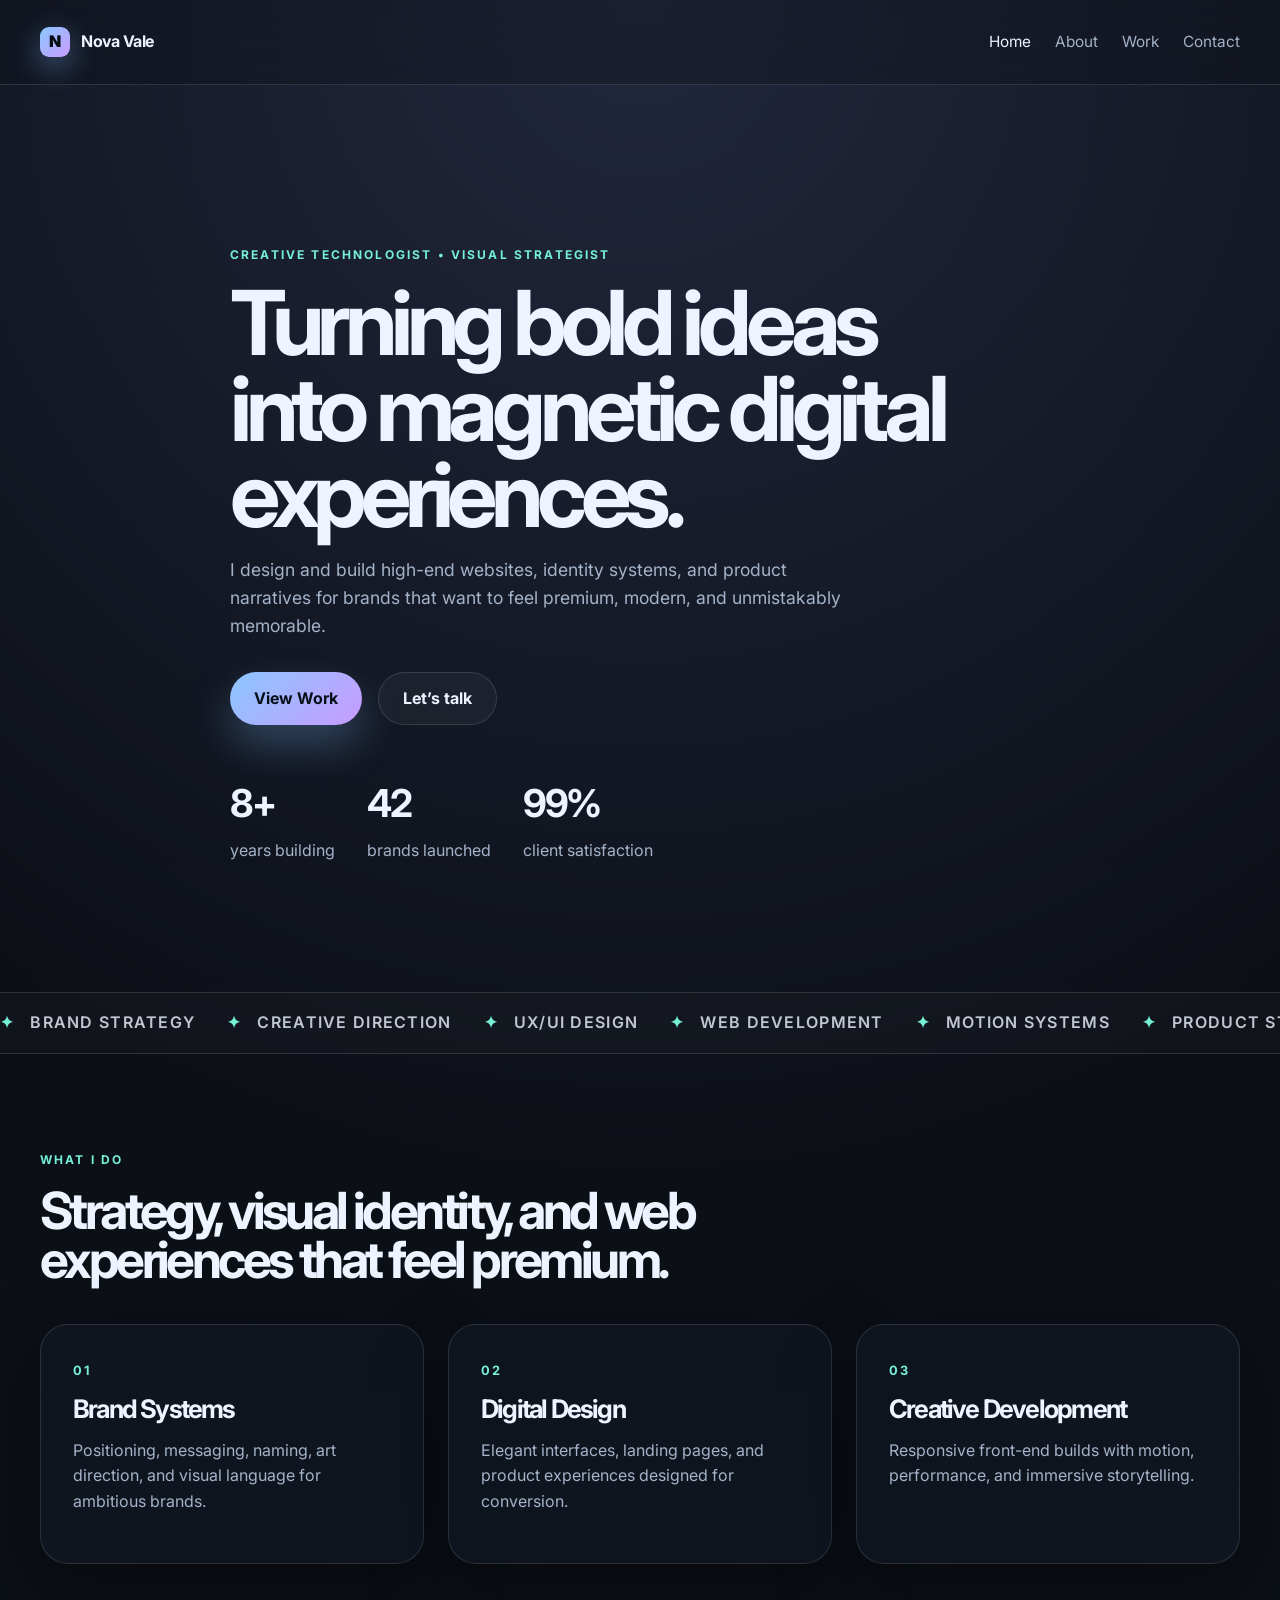
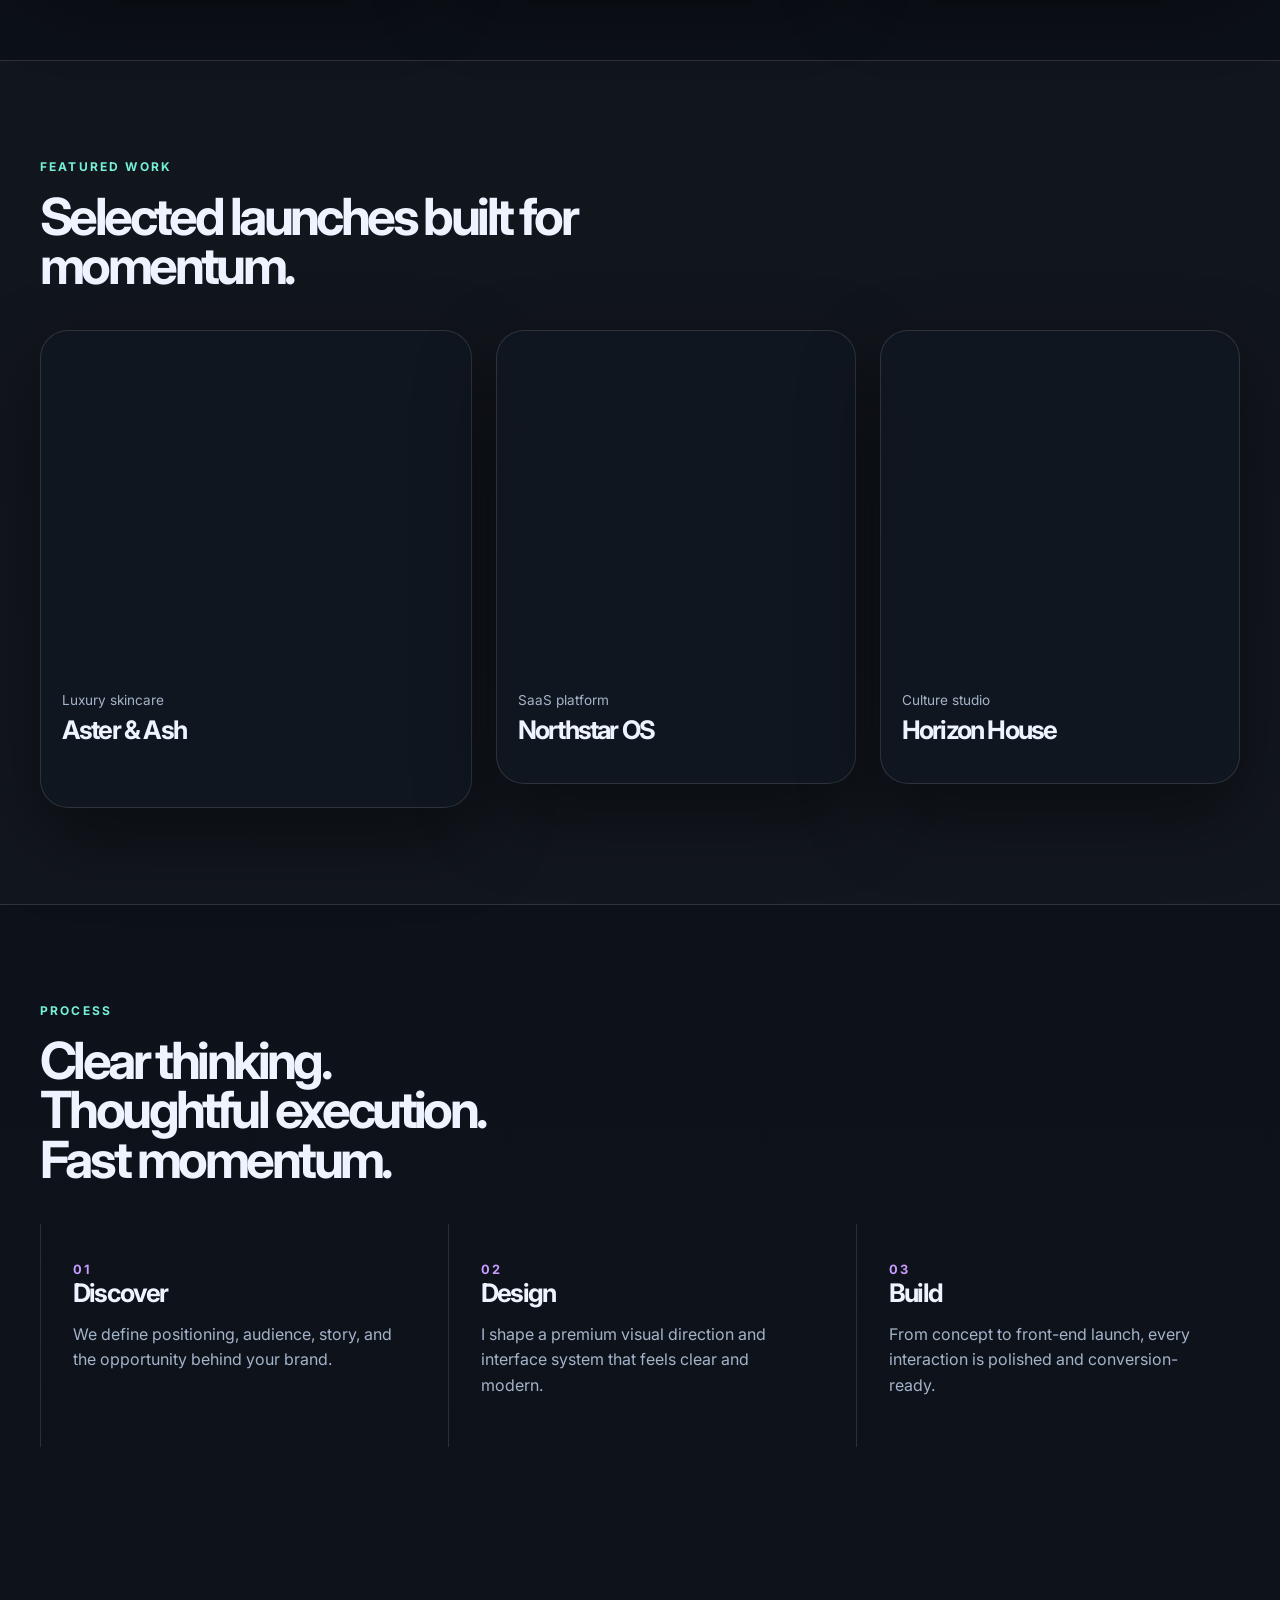
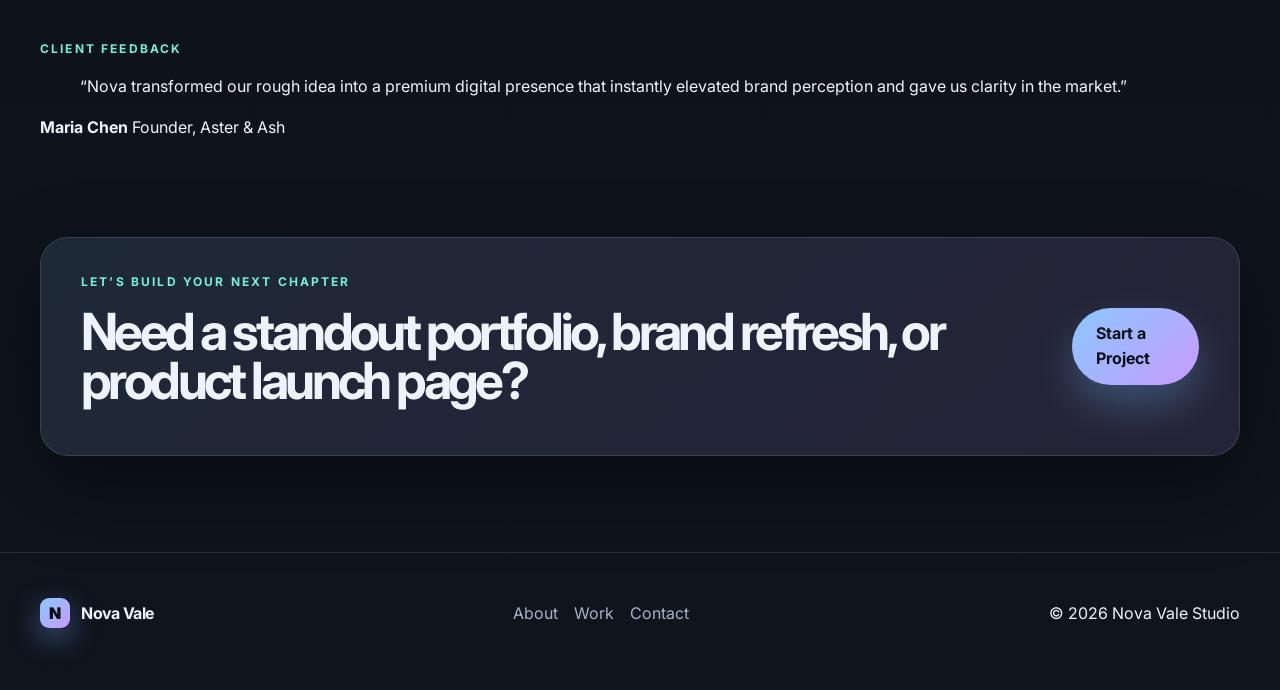
<file: index.html>
<!DOCTYPE html>
<html lang="en">
  <head>
    <meta charset="UTF-8" />
    <meta name="viewport" content="width=device-width, initial-scale=1.0" />
    <title>Nova Vale | Portfolio</title>
    <meta
      name="description"
      content="Modern personal portfolio website for a creative developer and visual storyteller."
    />
    <link rel="preconnect" href="https://fonts.googleapis.com" />
    <link rel="preconnect" href="https://fonts.gstatic.com" crossorigin />
    <link
      href="https://fonts.googleapis.com/css2?family=Inter:wght@400;500;600;700;800;900&display=swap"
      rel="stylesheet"
    />
    <link rel="stylesheet" href="style.css" />
  </head>
  <body>
    <header class="site-header">
      <nav class="nav container">
        <a href="index.html" class="brand" aria-label="Nova Vale home">
          <span class="brand-mark">N</span>
          <span>Nova Vale</span>
        </a>

        <button class="nav-toggle" aria-label="Toggle menu">
          <span></span>
          <span></span>
          <span></span>
        </button>

        <div class="nav-links">
          <a href="index.html" class="active">Home</a>
          <a href="about.html">About</a>
          <a href="work.html">Work</a>
          <a href="contact.html">Contact</a>
        </div>
      </nav>
    </header>

    <main>
      <section class="hero section">
        <div class="hero-bg parallax-bg"></div>
        <div class="hero-glow"></div>
        <div class="container hero-content reveal">
          <p class="eyebrow">Creative technologist • visual strategist</p>
          <h1>Turning bold ideas into magnetic digital experiences.</h1>
          <p class="lead">
            I design and build high-end websites, identity systems, and product narratives for brands
            that want to feel premium, modern, and unmistakably memorable.
          </p>

          <div class="cta-group">
            <a href="work.html" class="button primary">View Work</a>
            <a href="contact.html" class="button secondary">Let’s talk</a>
          </div>

          <div class="hero-stats">
            <div>
              <strong>8+</strong>
              <span>years building</span>
            </div>
            <div>
              <strong>42</strong>
              <span>brands launched</span>
            </div>
            <div>
              <strong>99%</strong>
              <span>client satisfaction</span>
            </div>
          </div>
        </div>
      </section>

      <div class="marquee-wrap">
        <div class="marquee">
          <span>Brand strategy</span>
          <span>Creative direction</span>
          <span>UX/UI design</span>
          <span>Web development</span>
          <span>Motion systems</span>
          <span>Product storytelling</span>
        </div>
      </div>

      <section class="section container reveal">
        <div class="section-heading">
          <p class="eyebrow">What I do</p>
          <h2>Strategy, visual identity, and web experiences that feel premium.</h2>
        </div>

        <div class="feature-grid">
          <article class="feature-card">
            <span class="feature-number">01</span>
            <h3>Brand Systems</h3>
            <p>Positioning, messaging, naming, art direction, and visual language for ambitious brands.</p>
          </article>
          <article class="feature-card">
            <span class="feature-number">02</span>
            <h3>Digital Design</h3>
            <p>Elegant interfaces, landing pages, and product experiences designed for conversion.</p>
          </article>
          <article class="feature-card">
            <span class="feature-number">03</span>
            <h3>Creative Development</h3>
            <p>Responsive front-end builds with motion, performance, and immersive storytelling.</p>
          </article>
        </div>
      </section>

      <section class="section showcase">
        <div class="container reveal">
          <div class="section-heading">
            <p class="eyebrow">Featured work</p>
            <h2>Selected launches built for momentum.</h2>
          </div>

          <div class="showcase-grid">
            <article class="project-card large card--one">
              <div class="project-media media-one"></div>
              <div class="project-copy">
                <p>Luxury skincare</p>
                <h3>Aster & Ash</h3>
              </div>
            </article>

            <article class="project-card card--two">
              <div class="project-media media-two"></div>
              <div class="project-copy">
                <p>SaaS platform</p>
                <h3>Northstar OS</h3>
              </div>
            </article>

            <article class="project-card card--three">
              <div class="project-media media-three"></div>
              <div class="project-copy">
                <p>Culture studio</p>
                <h3>Horizon House</h3>
              </div>
            </article>
          </div>
        </div>
      </section>

      <section class="section container reveal">
        <div class="section-heading narrow">
          <p class="eyebrow">Process</p>
          <h2>Clear thinking. Thoughtful execution. Fast momentum.</h2>
        </div>

        <div class="timeline">
          <div class="timeline-item">
            <span>01</span>
            <h3>Discover</h3>
            <p>We define positioning, audience, story, and the opportunity behind your brand.</p>
          </div>
          <div class="timeline-item">
            <span>02</span>
            <h3>Design</h3>
            <p>I shape a premium visual direction and interface system that feels clear and modern.</p>
          </div>
          <div class="timeline-item">
            <span>03</span>
            <h3>Build</h3>
            <p>From concept to front-end launch, every interaction is polished and conversion-ready.</p>
          </div>
        </div>
      </section>

      <section class="section container reveal">
        <div class="testimonial-box">
          <p class="eyebrow">Client feedback</p>
          <blockquote>
            “Nova transformed our rough idea into a premium digital presence that instantly elevated
            brand perception and gave us clarity in the market.”
          </blockquote>
          <div class="person">
            <strong>Maria Chen</strong>
            <span>Founder, Aster & Ash</span>
          </div>
        </div>
      </section>

      <section class="cta-banner section">
        <div class="container banner-inner reveal">
          <div>
            <p class="eyebrow">Let’s build your next chapter</p>
            <h2>Need a standout portfolio, brand refresh, or product launch page?</h2>
          </div>
          <a href="contact.html" class="button primary">Start a Project</a>
        </div>
      </section>
    </main>

    <footer class="site-footer">
      <div class="container footer-inner">
        <div>
          <a href="index.html" class="brand">
            <span class="brand-mark">N</span>
            <span>Nova Vale</span>
          </a>
        </div>
        <div class="footer-links">
          <a href="about.html">About</a>
          <a href="work.html">Work</a>
          <a href="contact.html">Contact</a>
        </div>
        <p>© 2026 Nova Vale Studio</p>
      </div>
    </footer>

    <script src="script.js"></script>
  </body>
</html>
</file>
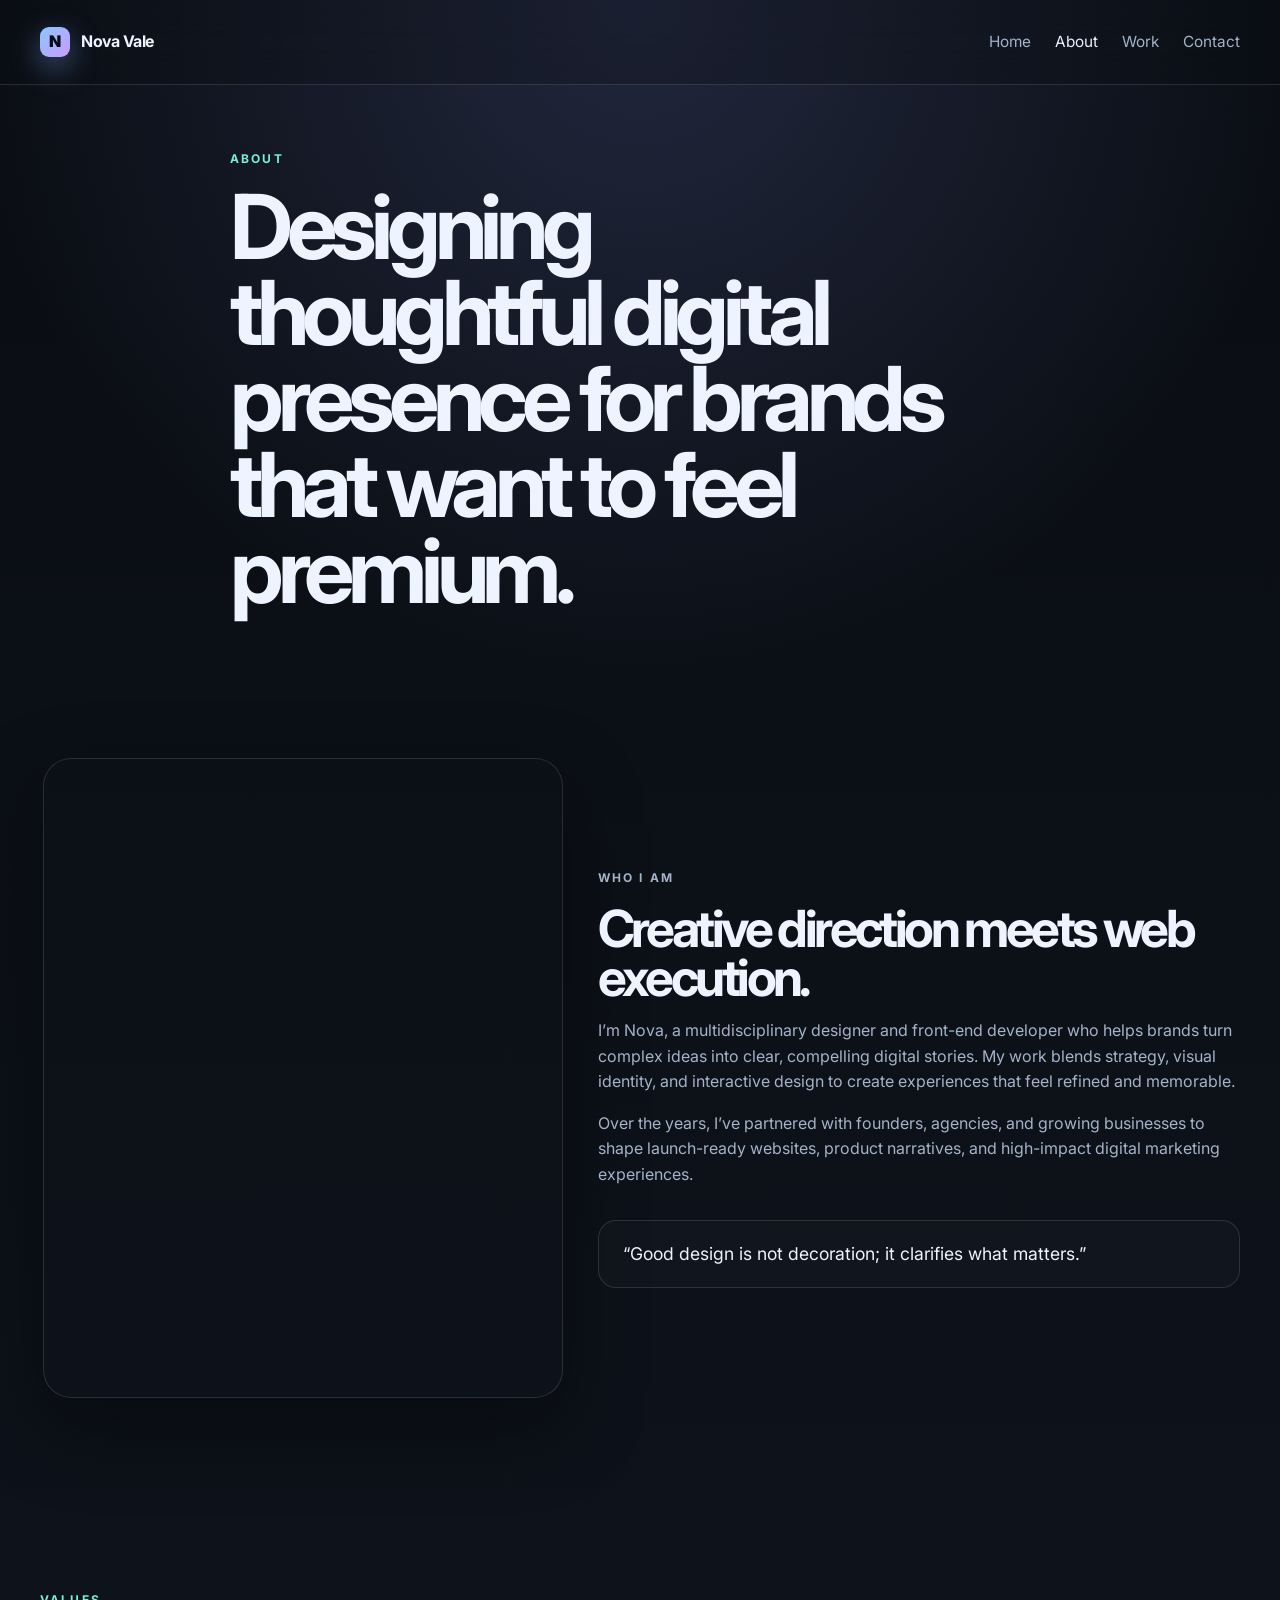
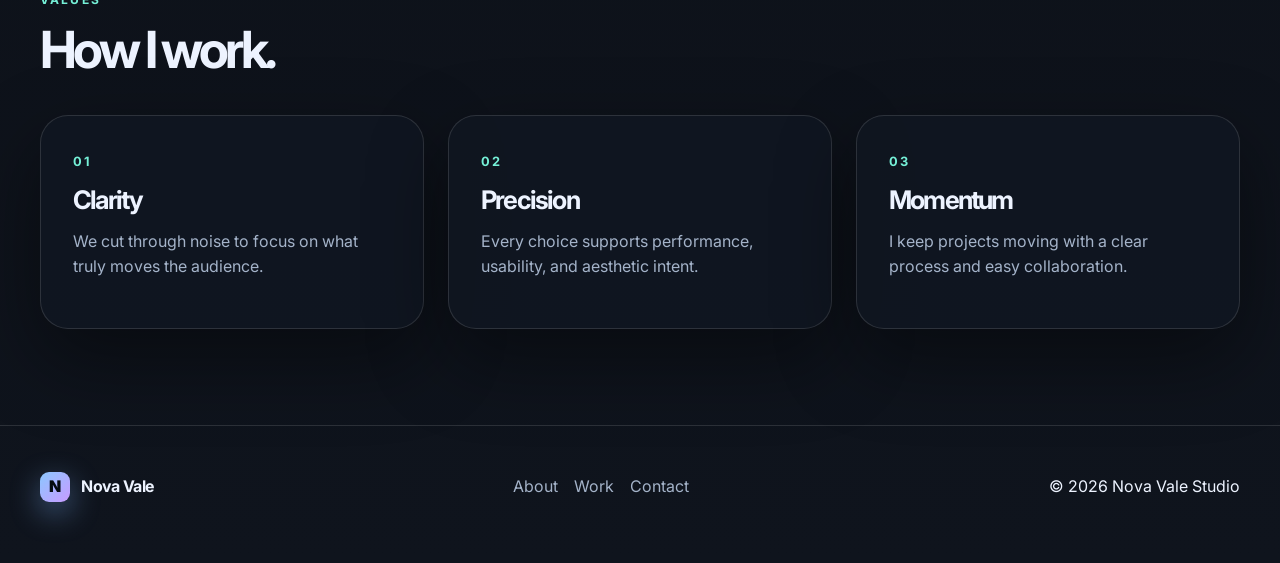
<file: about.html>
<!DOCTYPE html>
<html lang="en">
  <head>
    <meta charset="UTF-8" />
    <meta name="viewport" content="width=device-width, initial-scale=1.0" />
    <title>About | Nova Vale</title>
    <meta name="description" content="About Nova Vale, a strategic creative developer focused on storytelling and modern digital experiences." />
    <link rel="preconnect" href="https://fonts.googleapis.com" />
    <link rel="preconnect" href="https://fonts.gstatic.com" crossorigin />
    <link href="https://fonts.googleapis.com/css2?family=Inter:wght@400;500;600;700;800;900&display=swap" rel="stylesheet" />
    <link rel="stylesheet" href="style.css" />
  </head>
  <body>
    <div class="page-shell interior-page">
      <header class="site-header">
        <nav class="nav container">
          <a href="index.html" class="brand">
            <span class="brand-mark">N</span>
            <span>Nova Vale</span>
          </a>

          <button class="nav-toggle" aria-label="Toggle menu">
            <span></span>
            <span></span>
            <span></span>
          </button>

          <div class="nav-links">
            <a href="index.html">Home</a>
            <a href="about.html" class="active">About</a>
            <a href="work.html">Work</a>
            <a href="contact.html">Contact</a>
          </div>
        </nav>
      </header>

      <main>
        <section class="page-hero small-hero">
          <div class="page-hero-bg parallax-bg"></div>
          <div class="container hero-content reveal">
            <p class="eyebrow">About</p>
            <h1>Designing thoughtful digital presence for brands that want to feel premium.</h1>
          </div>
        </section>

        <section class="container about-grid section reveal">
          <div class="portrait-block">
            <div class="portrait"></div>
          </div>
          <div class="about-copy">
            <p class="eyebrow">Who I am</p>
            <h2>Creative direction meets web execution.</h2>
            <p>
              I’m Nova, a multidisciplinary designer and front-end developer who helps brands turn
              complex ideas into clear, compelling digital stories. My work blends strategy,
              visual identity, and interactive design to create experiences that feel refined and
              memorable.
            </p>
            <p>
              Over the years, I’ve partnered with founders, agencies, and growing businesses to shape
              launch-ready websites, product narratives, and high-impact digital marketing experiences.
            </p>
            <div class="quote-box">
              “Good design is not decoration; it clarifies what matters.”
            </div>
          </div>
        </section>

        <section class="container section reveal">
          <div class="section-heading narrow">
            <p class="eyebrow">Values</p>
            <h2>How I work.</h2>
          </div>

          <div class="feature-grid values-grid">
            <article class="feature-card">
              <span class="feature-number">01</span>
              <h3>Clarity</h3>
              <p>We cut through noise to focus on what truly moves the audience.</p>
            </article>
            <article class="feature-card">
              <span class="feature-number">02</span>
              <h3>Precision</h3>
              <p>Every choice supports performance, usability, and aesthetic intent.</p>
            </article>
            <article class="feature-card">
              <span class="feature-number">03</span>
              <h3>Momentum</h3>
              <p>I keep projects moving with a clear process and easy collaboration.</p>
            </article>
          </div>
        </section>
      </main>

      <footer class="site-footer">
        <div class="container footer-inner">
          <div>
            <a href="index.html" class="brand">
              <span class="brand-mark">N</span>
              <span>Nova Vale</span>
            </a>
          </div>
          <div class="footer-links">
            <a href="about.html">About</a>
            <a href="work.html">Work</a>
            <a href="contact.html">Contact</a>
          </div>
          <p>© 2026 Nova Vale Studio</p>
        </div>
      </footer>
    </div>

    <script src="script.js"></script>
  </body>
</html>
</file>
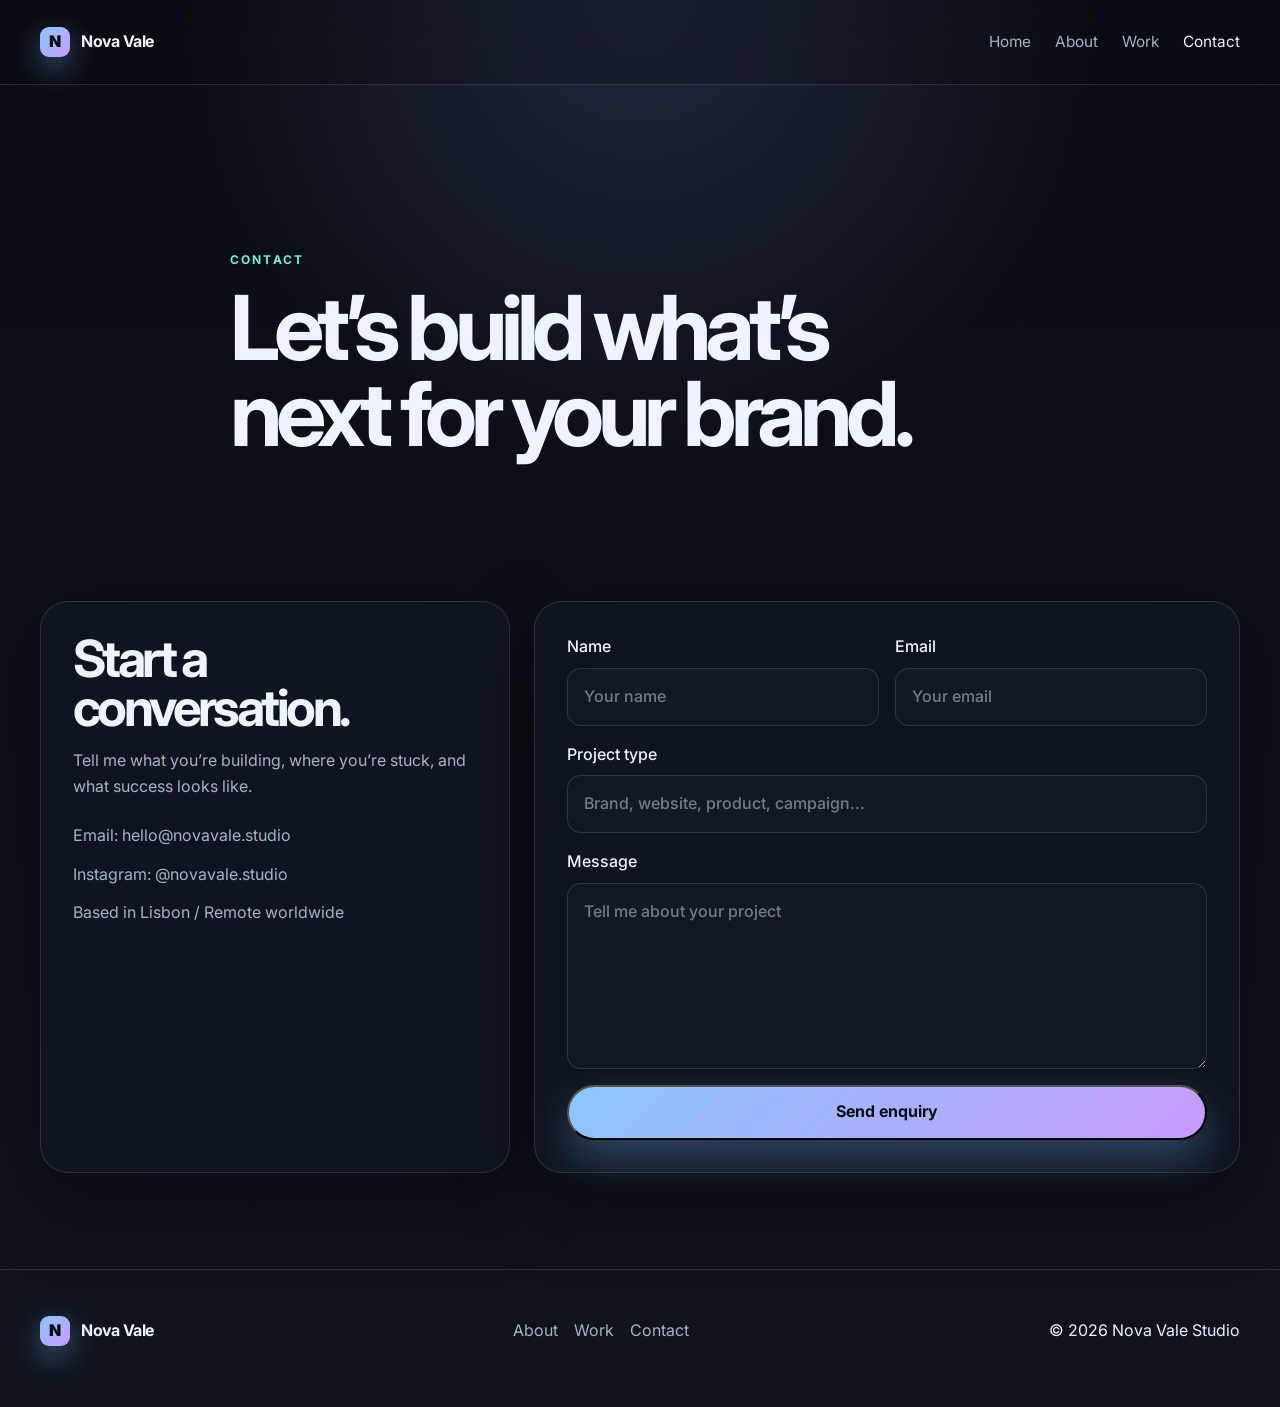
<file: contact.html>
<!DOCTYPE html>
<html lang="en">
  <head>
    <meta charset="UTF-8" />
    <meta name="viewport" content="width=device-width, initial-scale=1.0" />
    <title>Contact | Nova Vale</title>
    <meta name="description" content="Get in touch with Nova Vale to discuss a brand or digital project." />
    <link rel="preconnect" href="https://fonts.googleapis.com" />
    <link rel="preconnect" href="https://fonts.gstatic.com" crossorigin />
    <link href="https://fonts.googleapis.com/css2?family=Inter:wght@400;500;600;700;800;900&display=swap" rel="stylesheet" />
    <link rel="stylesheet" href="style.css" />
  </head>
  <body>
    <div class="page-shell interior-page">
      <header class="site-header">
        <nav class="nav container">
          <a href="index.html" class="brand">
            <span class="brand-mark">N</span>
            <span>Nova Vale</span>
          </a>

          <button class="nav-toggle" aria-label="Toggle menu">
            <span></span>
            <span></span>
            <span></span>
          </button>

          <div class="nav-links">
            <a href="index.html">Home</a>
            <a href="about.html">About</a>
            <a href="work.html">Work</a>
            <a href="contact.html" class="active">Contact</a>
          </div>
        </nav>
      </header>

      <main>
        <section class="page-hero small-hero contact-hero">
          <div class="page-hero-bg parallax-bg"></div>
          <div class="container hero-content reveal">
            <p class="eyebrow">Contact</p>
            <h1>Let’s build what’s next for your brand.</h1>
          </div>
        </section>

        <section class="container contact-wrap section reveal">
          <div class="contact-card">
            <h2>Start a conversation.</h2>
            <p>Tell me what you’re building, where you’re stuck, and what success looks like.</p>
            <ul class="contact-list">
              <li>Email: hello@novavale.studio</li>
              <li>Instagram: @novavale.studio</li>
              <li>Based in Lisbon / Remote worldwide</li>
            </ul>
          </div>

          <form class="contact-form">
            <div class="field-row">
              <label>
                Name
                <input type="text" placeholder="Your name" />
              </label>
              <label>
                Email
                <input type="email" placeholder="Your email" />
              </label>
            </div>
            <label>
              Project type
              <input type="text" placeholder="Brand, website, product, campaign..." />
            </label>
            <label>
              Message
              <textarea rows="6" placeholder="Tell me about your project"></textarea>
            </label>
            <button type="submit" class="button primary">Send enquiry</button>
          </form>
        </section>
      </main>

      <footer class="site-footer">
        <div class="container footer-inner">
          <div>
            <a href="index.html" class="brand">
              <span class="brand-mark">N</span>
              <span>Nova Vale</span>
            </a>
          </div>
          <div class="footer-links">
            <a href="about.html">About</a>
            <a href="work.html">Work</a>
            <a href="contact.html">Contact</a>
          </div>
          <p>© 2026 Nova Vale Studio</p>
        </div>
      </footer>
    </div>

    <script src="script.js"></script>
  </body>
</html>
</file>
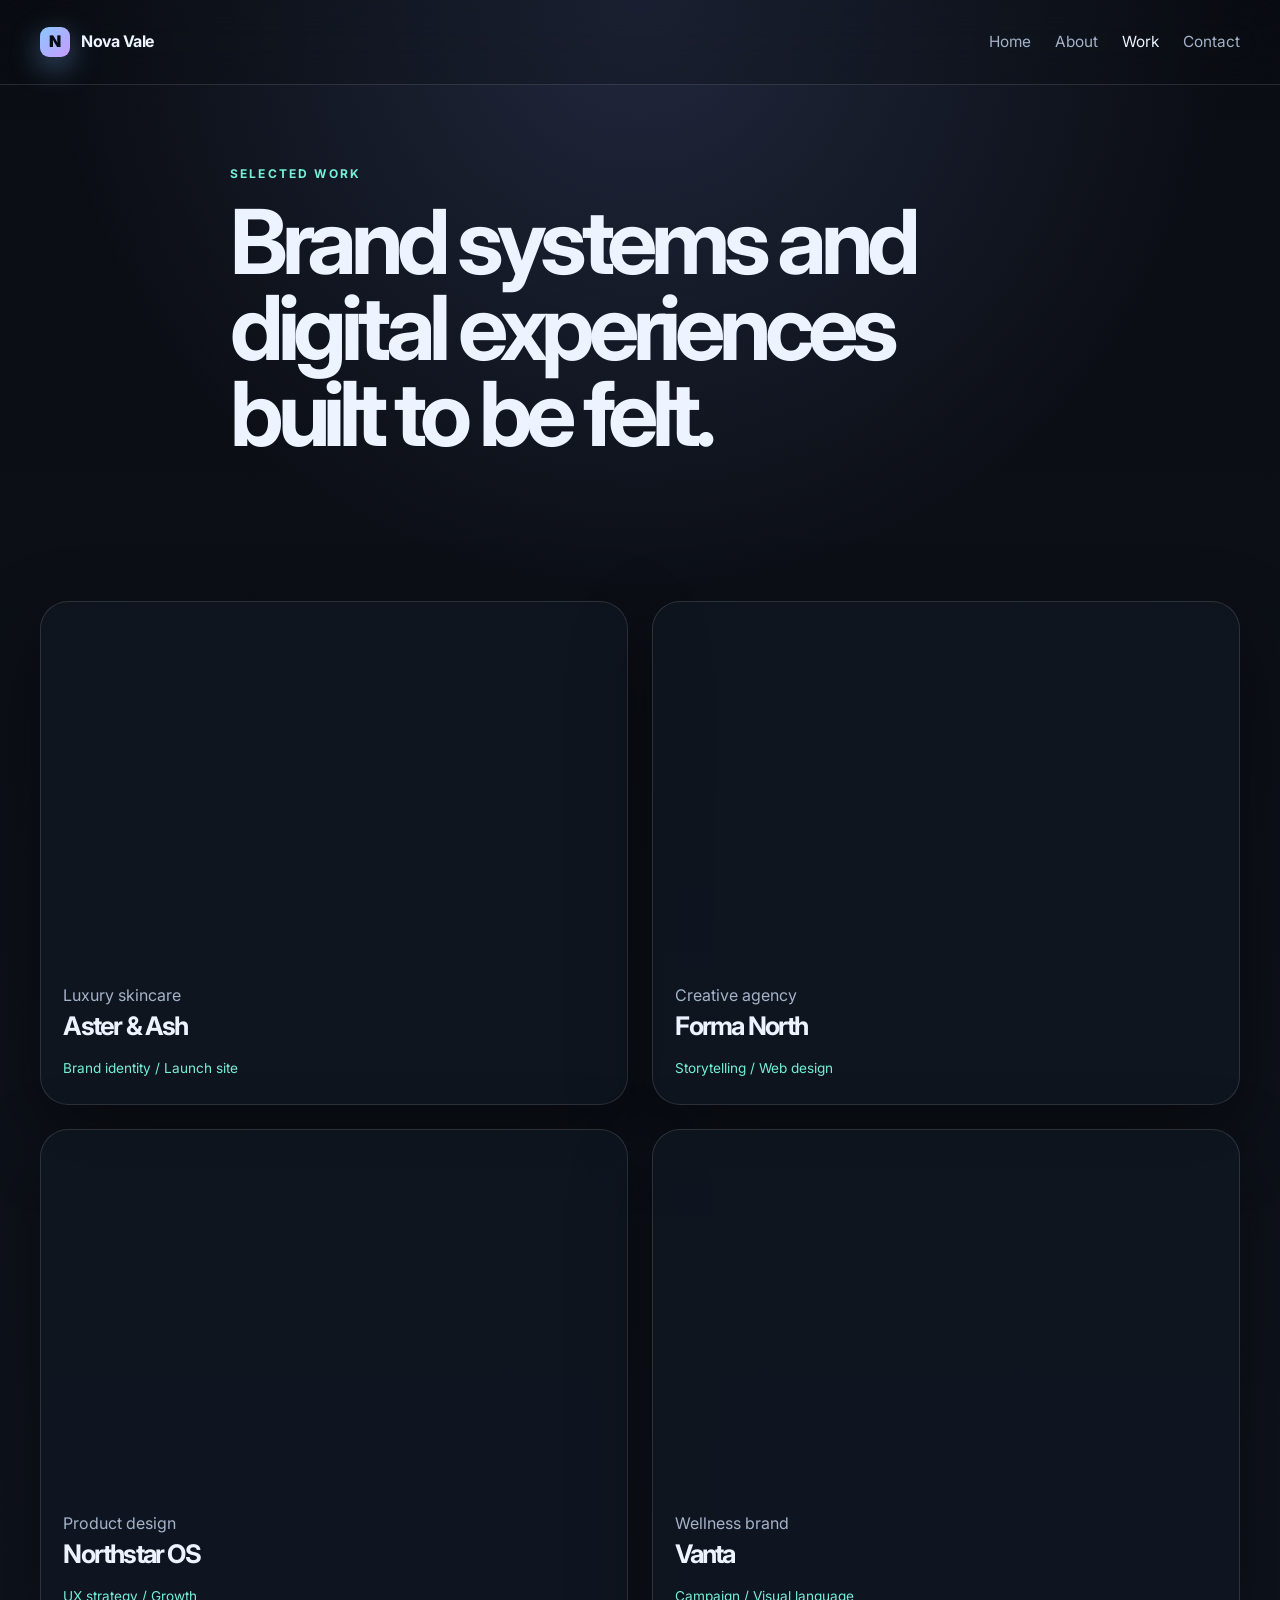
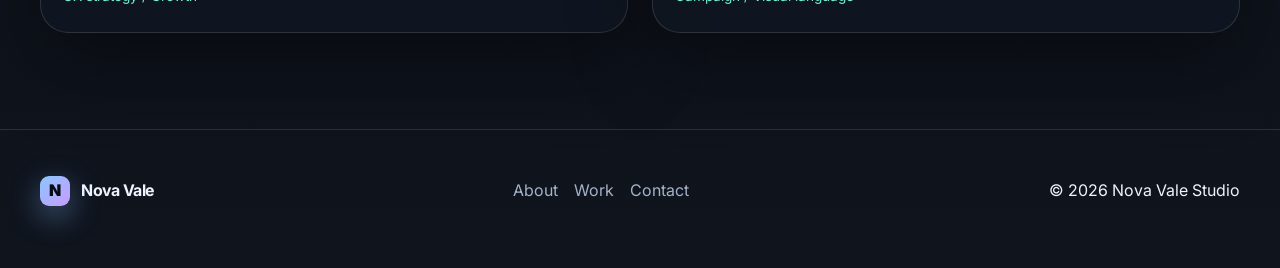
<file: work.html>
<!DOCTYPE html>
<html lang="en">
  <head>
    <meta charset="UTF-8" />
    <meta name="viewport" content="width=device-width, initial-scale=1.0" />
    <title>Work | Nova Vale</title>
    <meta name="description" content="A selection of Nova Vale's digital brand and web design work." />
    <link rel="preconnect" href="https://fonts.googleapis.com" />
    <link rel="preconnect" href="https://fonts.gstatic.com" crossorigin />
    <link href="https://fonts.googleapis.com/css2?family=Inter:wght@400;500;600;700;800;900&display=swap" rel="stylesheet" />
    <link rel="stylesheet" href="style.css" />
  </head>
  <body>
    <div class="page-shell interior-page">
      <header class="site-header">
        <nav class="nav container">
          <a href="index.html" class="brand">
            <span class="brand-mark">N</span>
            <span>Nova Vale</span>
          </a>

          <button class="nav-toggle" aria-label="Toggle menu">
            <span></span>
            <span></span>
            <span></span>
          </button>

          <div class="nav-links">
            <a href="index.html">Home</a>
            <a href="about.html">About</a>
            <a href="work.html" class="active">Work</a>
            <a href="contact.html">Contact</a>
          </div>
        </nav>
      </header>

      <main>
        <section class="page-hero small-hero work-hero">
          <div class="page-hero-bg parallax-bg"></div>
          <div class="container hero-content reveal">
            <p class="eyebrow">Selected work</p>
            <h1>Brand systems and digital experiences built to be felt.</h1>
          </div>
        </section>

        <section class="container section reveal">
          <div class="case-grid">
            <article class="case-card">
              <div class="case-image case-one"></div>
              <div class="case-copy">
                <p>Luxury skincare</p>
                <h3>Aster & Ash</h3>
                <span>Brand identity / Launch site</span>
              </div>
            </article>

            <article class="case-card">
              <div class="case-image case-two"></div>
              <div class="case-copy">
                <p>Creative agency</p>
                <h3>Forma North</h3>
                <span>Storytelling / Web design</span>
              </div>
            </article>

            <article class="case-card">
              <div class="case-image case-three"></div>
              <div class="case-copy">
                <p>Product design</p>
                <h3>Northstar OS</h3>
                <span>UX strategy / Growth</span>
              </div>
            </article>

            <article class="case-card">
              <div class="case-image case-four"></div>
              <div class="case-copy">
                <p>Wellness brand</p>
                <h3>Vanta</h3>
                <span>Campaign / Visual language</span>
              </div>
            </article>
          </div>
        </section>
      </main>

      <footer class="site-footer">
        <div class="container footer-inner">
          <div>
            <a href="index.html" class="brand">
              <span class="brand-mark">N</span>
              <span>Nova Vale</span>
            </a>
          </div>
          <div class="footer-links">
            <a href="about.html">About</a>
            <a href="work.html">Work</a>
            <a href="contact.html">Contact</a>
          </div>
          <p>© 2026 Nova Vale Studio</p>
        </div>
      </footer>
    </div>

    <script src="script.js"></script>
  </body>
</html>
</file>
<file: style.css>
:root {
  --bg: #0b0d12;
  --bg-soft: #111722;
  --panel: rgba(14, 17, 24, 0.7);
  --card: #121b2b;
  --surface: #1a2438;
  --text: #edf3ff;
  --muted: #a4b3c9;
  --line: rgba(255, 255, 255, 0.12);
  --accent: #8bc7ff;
  --accent-2: #c89bff;
  --accent-3: #75f0d7;
  --shadow: 0 30px 80px rgba(0, 0, 0, 0.42);
  --container: 1200px;
}

* {
  box-sizing: border-box;
}

html {
  scroll-behavior: smooth;
}

body {
  margin: 0;
  font-family: "Inter", sans-serif;
  background:
    radial-gradient(circle at top, rgba(140, 160, 255, 0.18), transparent 30%),
    linear-gradient(180deg, #0a0d13 0%, #0f141d 100%);
  color: var(--text);
  line-height: 1.6;
}

a {
  color: inherit;
  text-decoration: none;
}

img {
  max-width: 100%;
  display: block;
}

button,
input,
textarea {
  font: inherit;
}

.page-shell {
  min-height: 100vh;
}

.container {
  width: min(var(--container), calc(100% - 2rem));
  margin: 0 auto;
}

.section {
  padding: 6rem 0;
}

.site-header {
  position: sticky;
  top: 0;
  z-index: 40;
  backdrop-filter: blur(18px);
  background: rgba(11, 13, 18, 0.26);
  border-bottom: 1px solid var(--line);
}

.nav {
  display: flex;
  align-items: center;
  justify-content: space-between;
  min-height: 84px;
}

.brand {
  display: inline-flex;
  align-items: center;
  gap: 0.7rem;
  font-weight: 700;
  letter-spacing: -0.04em;
}

.brand-mark {
  width: 30px;
  height: 30px;
  border-radius: 9px;
  display: grid;
  place-items: center;
  background: linear-gradient(135deg, var(--accent), var(--accent-2));
  color: #050b12;
  font-weight: 900;
  box-shadow: 0 10px 30px rgba(128, 183, 255, 0.45);
}

.nav-links {
  display: flex;
  align-items: center;
  gap: 1.5rem;
}

.nav-links a {
  color: var(--muted);
  font-size: 0.96rem;
  transition: color 0.2s ease;
}

.nav-links a:hover,
.nav-links a.active {
  color: var(--text);
}

.nav-toggle {
  display: none;
  background: transparent;
  border: 0;
  width: 46px;
  height: 46px;
  padding: 0;
  cursor: pointer;
}

.nav-toggle span {
  display: block;
  width: 22px;
  height: 2px;
  margin: 5px auto;
  background: var(--text);
  border-radius: 2px;
}

.hero {
  position: relative;
  display: flex;
  align-items: center;
  min-height: 770px;
  overflow: hidden;
}

.hero-bg,
.page-hero-bg {
  position: absolute;
  inset: 0;
  background-image: url("https://images.unsplash.com/photo-1516321318423-f06f85e504b3?auto=format&fit=crop&w=1600&q=80");
  background-size: cover;
  background-position: center;
  transform: scale(1.08);
}

.hero-bg {
  filter: saturate(0.9) brightness(0.6);
}

.hero-overlay {
  position: absolute;
  inset: 0;
  background: linear-gradient(90deg, rgba(5, 7, 11, 0.8), rgba(5, 7, 11, 0.32));
}

.hero-content {
  position: relative;
  z-index: 1;
  width: min(820px, 100%);
  padding: 4rem 0 2rem;
}

.eyebrow {
  margin: 0 0 1rem;
  color: var(--accent-3);
  text-transform: uppercase;
  letter-spacing: 0.18em;
  font-size: 0.75rem;
  font-weight: 700;
}

h1, h2, h3 {
  margin: 0 0 1rem;
  letter-spacing: -0.07em;
  line-height: 0.96;
}

h1 {
  font-size: clamp(3.2rem, 7vw, 7rem);
  max-width: 720px;
}

h2 {
  font-size: clamp(2.2rem, 4vw, 4rem);
}

h3 {
  font-size: clamp(1.4rem, 2vw, 2rem);
}

.lead {
  max-width: 620px;
  font-size: 1.1rem;
  color: var(--muted);
  margin-bottom: 2rem;
}

.cta-group {
  display: flex;
  flex-wrap: wrap;
  gap: 1rem;
  margin-bottom: 3rem;
}

.button {
  display: inline-flex;
  align-items: center;
  justify-content: center;
  min-height: 52px;
  border-radius: 999px;
  padding: 0.8rem 1.5rem;
  font-weight: 700;
  transition: transform 0.2s ease, box-shadow 0.2s ease;
}

.button:hover {
  transform: translateY(-2px);
}

.button.primary {
  background: linear-gradient(135deg, var(--accent), var(--accent-2));
  color: #071018;
  box-shadow: 0 20px 40px rgba(124, 195, 255, 0.28);
}

.button.secondary {
  background: rgba(255, 255, 255, 0.04);
  border: 1px solid var(--line);
}

.hero-stats {
  display: flex;
  flex-wrap: wrap;
  gap: 2rem;
}

.hero-stats div {
  display: flex;
  flex-direction: column;
  gap: 0.2rem;
}

.hero-stats strong {
  font-size: clamp(1.8rem, 3vw, 2.6rem);
  letter-spacing: -0.06em;
}

.hero-stats span {
  color: var(--muted);
}

.marquee-wrap {
  width: 100%;
  overflow: hidden;
  border-top: 1px solid var(--line);
  border-bottom: 1px solid var(--line);
  background: rgba(255, 255, 255, 0.02);
}

.marquee {
  display: flex;
  white-space: nowrap;
  gap: 2rem;
  padding: 1.1rem 0;
  font-weight: 600;
  letter-spacing: 0.08em;
  text-transform: uppercase;
  color: rgba(237, 243, 255, 0.8);
  animation: marquee 18s linear infinite;
}

.marquee span::before {
  content: "✦";
  margin-right: 1rem;
  color: var(--accent-3);
}

@keyframes marquee {
  0% { transform: translateX(0); }
  100% { transform: translateX(-50%); }
}

.section-heading {
  max-width: 700px;
  margin-bottom: 2.5rem;
}

.section-heading.narrow {
  max-width: 500px;
}

.feature-grid {
  display: grid;
  grid-template-columns: repeat(3, minmax(0, 1fr));
  gap: 1.5rem;
}

.feature-card,
.project-card,
.case-card,
.contact-card,
.contact-form {
  background: rgba(17, 23, 34, 0.74);
  border: 1px solid var(--line);
  border-radius: 28px;
  box-shadow: var(--shadow);
}

.feature-card {
  padding: 2rem;
}

.feature-number {
  display: inline-block;
  color: var(--accent-3);
  font-size: 0.8rem;
  letter-spacing: 0.16em;
  font-weight: 700;
  margin-bottom: 1rem;
}

.feature-card p {
  color: var(--muted);
}

.showcase {
  background: rgba(255, 255, 255, 0.02);
  border-top: 1px solid var(--line);
  border-bottom: 1px solid var(--line);
}

.showcase-grid {
  display: grid;
  grid-template-columns: 1.2fr 1fr 1fr;
  gap: 1.5rem;
}

.project-card {
  overflow: hidden;
}

.project-card.large {
  grid-row: span 2;
}

.project-media {
  min-height: 340px;
  background-size: cover;
  background-position: center;
}

.media-one {
  background-image: url("https://images.unsplash.com/photo-1524504388940-b1c1722653e1?auto=format&fit=crop&w=1200&q=80");
}

.media-two {
  background-image: url("https://images.unsplash.com/photo-1497366754035-f200968a6e72?auto=format&fit=crop&w=1200&q=80");
}

.media-three {
  background-image: url("https://images.unsplash.com/photo-1492691527719-9d1e07e534b4?auto=format&fit=crop&w=1200&q=80");
}

.project-copy {
  padding: 1.2rem 1.3rem 1.5rem;
}

.project-copy p {
  margin: 0 0 0.4rem;
  color: var(--muted);
  font-size: 0.85rem;
}

.timeline {
  display: grid;
  grid-template-columns: repeat(3, minmax(0, 1fr));
  gap: 1.5rem;
}

.timeline-item {
  padding: 2rem;
  border-left: 1px solid var(--line);
}

.timeline-item span {
  color: var(--accent-2);
  font-size: 0.8rem;
  font-weight: 700;
  letter-spacing: 0.12em;
}

.timeline-item p {
  color: var(--muted);
}

.cta-banner {
  padding-top: 0;
}

.banner-inner {
  display: flex;
  align-items: center;
  justify-content: space-between;
  gap: 1.5rem;
  padding: 2.1rem 2.5rem;
  border: 1px solid var(--line);
  border-radius: 28px;
  background: linear-gradient(135deg, rgba(139, 199, 255, 0.12), rgba(200, 155, 255, 0.12));
  box-shadow: var(--shadow);
}

.site-footer {
  border-top: 1px solid var(--line);
  padding: 2rem 0 3rem;
}

.footer-inner {
  display: flex;
  align-items: center;
  justify-content: space-between;
  gap: 1rem;
  flex-wrap: wrap;
}

.footer-links {
  display: flex;
  gap: 1rem;
  color: var(--muted);
}

.page-hero {
  position: relative;
  min-height: 500px;
  display: grid;
  align-items: end;
  overflow: hidden;
}

.small-hero {
  min-height: 420px;
}

.page-hero-bg {
  filter: saturate(0.7) brightness(0.5);
}

.about-grid {
  display: grid;
  grid-template-columns: 0.9fr 1.1fr;
  align-items: center;
  gap: 2rem;
}

.portrait-block {
  display: flex;
  justify-content: center;
}

.portrait {
  width: min(520px, 100%);
  min-height: 640px;
  border-radius: 28px;
  border: 1px solid var(--line);
  background-image: url("https://images.unsplash.com/photo-1500648767791-00dcc994a43e?auto=format&fit=crop&w=900&q=80");
  background-size: cover;
  background-position: center;
  box-shadow: var(--shadow);
}

.about-copy p {
  color: var(--muted);
}

.quote-box {
  margin-top: 2rem;
  padding: 1.25rem 1.5rem;
  border-radius: 18px;
  border: 1px solid var(--line);
  background: rgba(255, 255, 255, 0.02);
  font-size: 1.1rem;
  line-height: 1.5;
}

.case-grid {
  display: grid;
  grid-template-columns: repeat(2, minmax(0, 1fr));
  gap: 1.5rem;
}

.case-card {
  overflow: hidden;
}

.case-image {
  min-height: 360px;
  background-size: cover;
  background-position: center;
}

.case-one { background-image: url("https://images.unsplash.com/photo-1521572267360-ee0c2909d518?auto=format&fit=crop&w=1200&q=80"); }
.case-two { background-image: url("https://images.unsplash.com/photo-1552664730-d307ca884978?auto=format&fit=crop&w=1200&q=80"); }
.case-three { background-image: url("https://images.unsplash.com/photo-1517430816045-df4b7de11d1d?auto=format&fit=crop&w=1200&q=80"); }
.case-four { background-image: url("https://images.unsplash.com/photo-1522202176988-66273c2fd55f?auto=format&fit=crop&w=1200&q=80"); }

.case-copy {
  padding: 1.3rem 1.4rem 1.5rem;
}

.case-copy p {
  margin: 0 0 0.35rem;
  color: var(--muted);
}

.case-copy span {
  color: var(--accent-3);
  font-size: 0.85rem;
}

.contact-wrap {
  display: grid;
  grid-template-columns: 0.8fr 1.2fr;
  gap: 1.5rem;
}

.contact-card,
.contact-form {
  padding: 2rem;
}

.contact-card p,
.contact-list {
  color: var(--muted);
}

.contact-list {
  list-style: none;
  padding: 0;
  margin: 1.5rem 0 0;
  display: grid;
  gap: 0.8rem;
}

.contact-form {
  display: grid;
  gap: 1rem;
}

.field-row {
  display: grid;
  grid-template-columns: repeat(2, minmax(0, 1fr));
  gap: 1rem;
}

label {
  display: grid;
  gap: 0.5rem;
  font-weight: 500;
}

input,
textarea {
  width: 100%;
  border: 1px solid var(--line);
  border-radius: 14px;
  background: rgba(255, 255, 255, 0.02);
  padding: 0.95rem 1rem;
  color: var(--text);
}

input::placeholder,
textarea::placeholder {
  color: rgba(237, 243, 255, 0.45);
}

textarea {
  resize: vertical;
  min-height: 140px;
}

.reveal {
  opacity: 0;
  transform: translateY(28px);
  transition: opacity 0.7s ease, transform 0.7s ease;
}

.reveal.visible {
  opacity: 1;
  transform: translateY(0);
}

@media (max-width: 980px) {
  .feature-grid,
  .timeline,
  .showcase-grid,
  .case-grid,
  .contact-wrap,
  .about-grid {
    grid-template-columns: 1fr;
  }

  .showcase-grid .project-card.large {
    grid-row: auto;
  }

  .nav-toggle {
    display: block;
    z-index: 10;
  }

  .nav-links {
    position: absolute;
    top: 84px;
    left: 1rem;
    right: 1rem;
    display: none;
    flex-direction: column;
    align-items: flex-start;
    padding: 1rem 1.2rem;
    background: rgba(12, 17, 24, 0.96);
    border: 1px solid var(--line);
    border-radius: 16px;
  }

  .nav-links.open {
    display: flex;
  }

  .banner-inner {
    flex-direction: column;
    align-items: flex-start;
  }
}

@media (max-width: 620px) {
  .section {
    padding: 4.5rem 0;
  }

  .hero {
    min-height: 620px;
  }

  .hero-stats {
    gap: 1rem 1.5rem;
  }

  .field-row {
    grid-template-columns: 1fr;
  }

  .contact-card,
  .contact-form,
  .feature-card,
  .timeline-item {
    padding-left: 1.2rem;
    padding-right: 1.2rem;
  }
}

@media (prefers-reduced-motion: reduce) {
  html { scroll-behavior: auto; }
  .reveal {
    opacity: 1;
    transform: none;
    transition: none;
  }

  .marquee {
    animation: none;
  }
}
</file>
